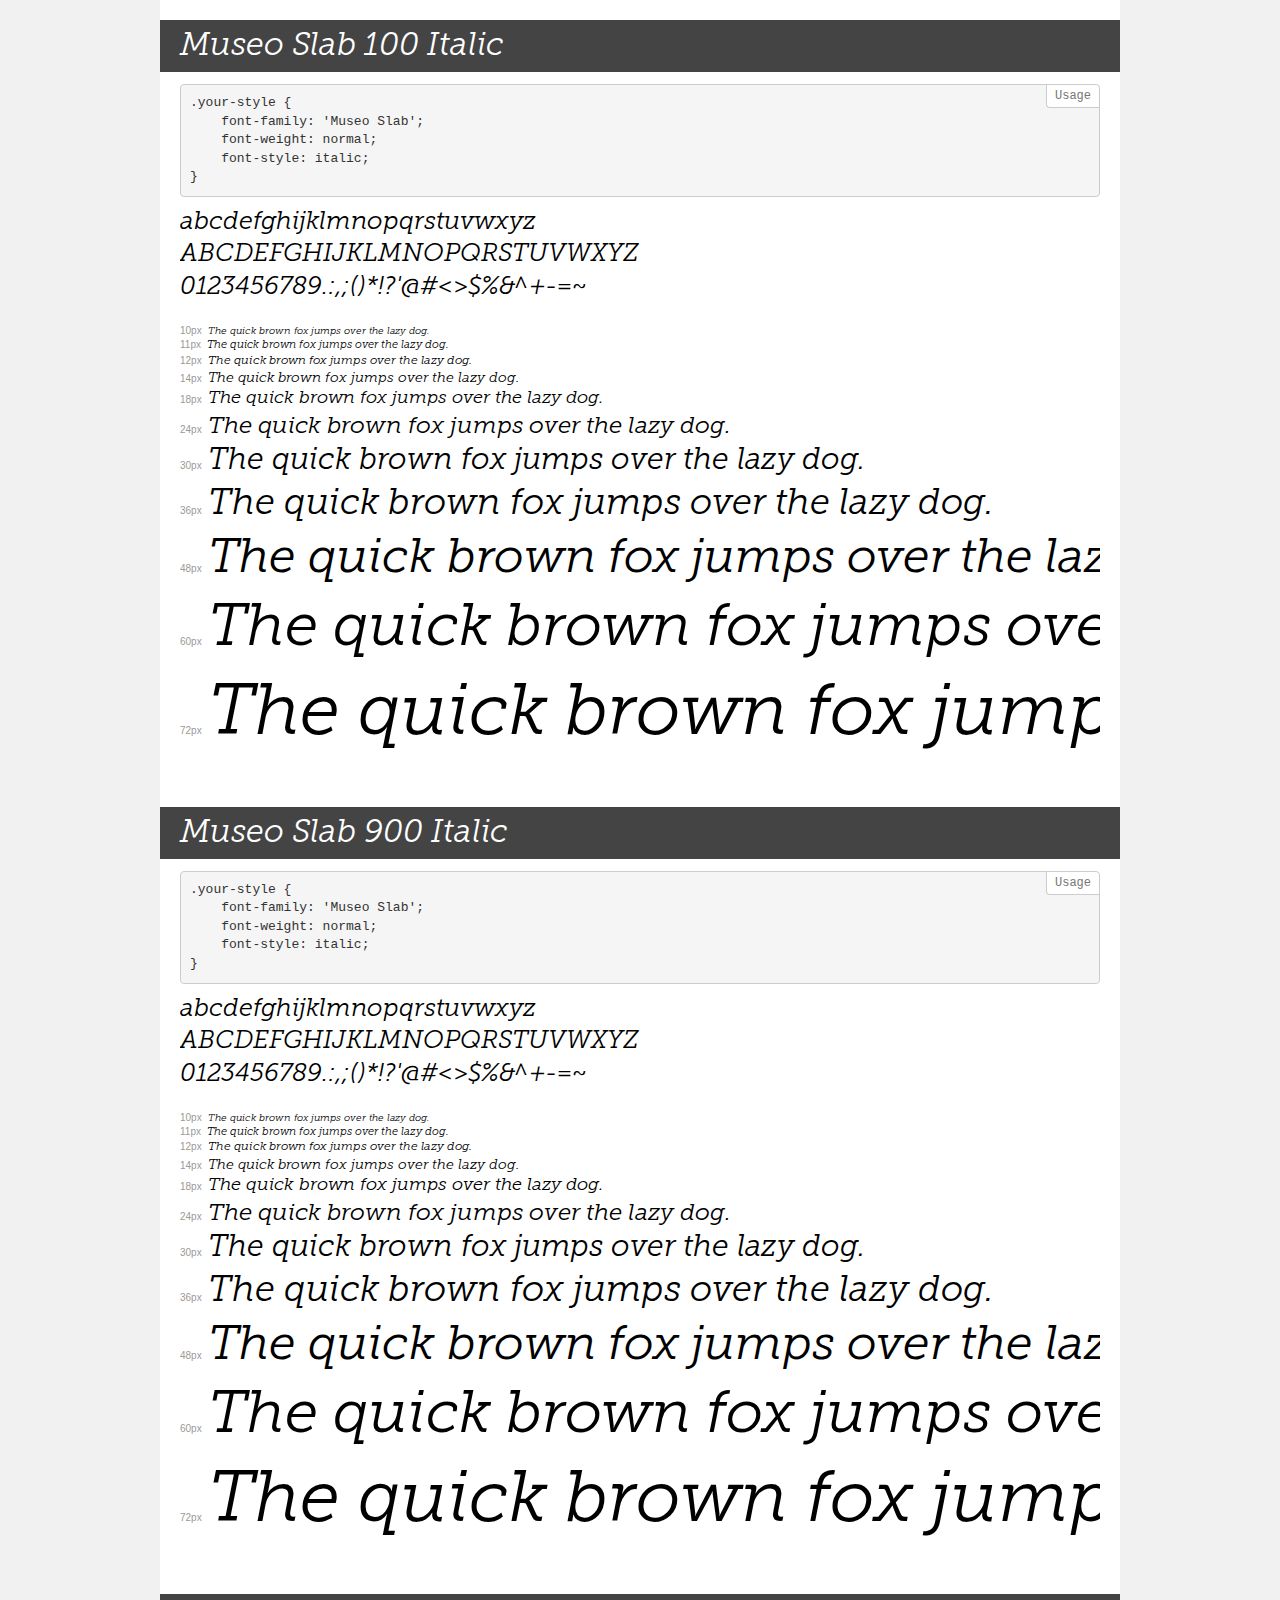
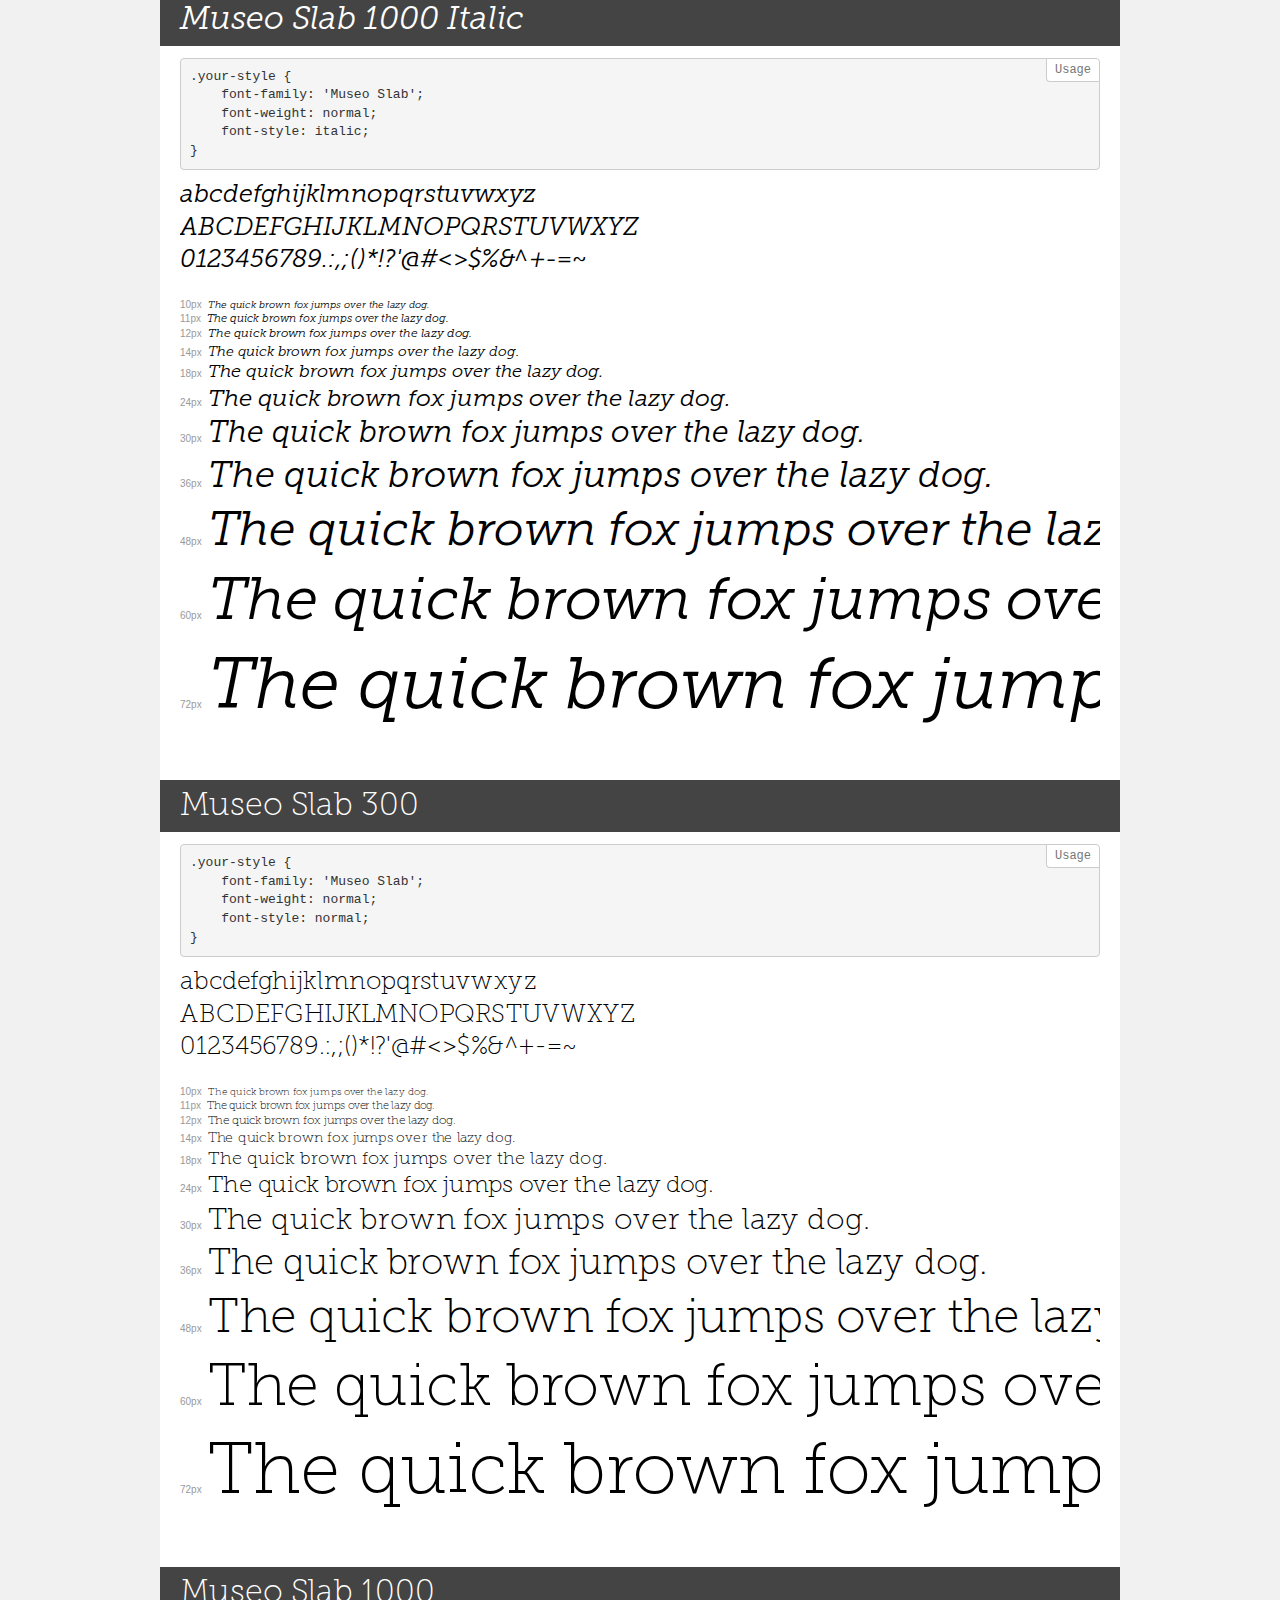
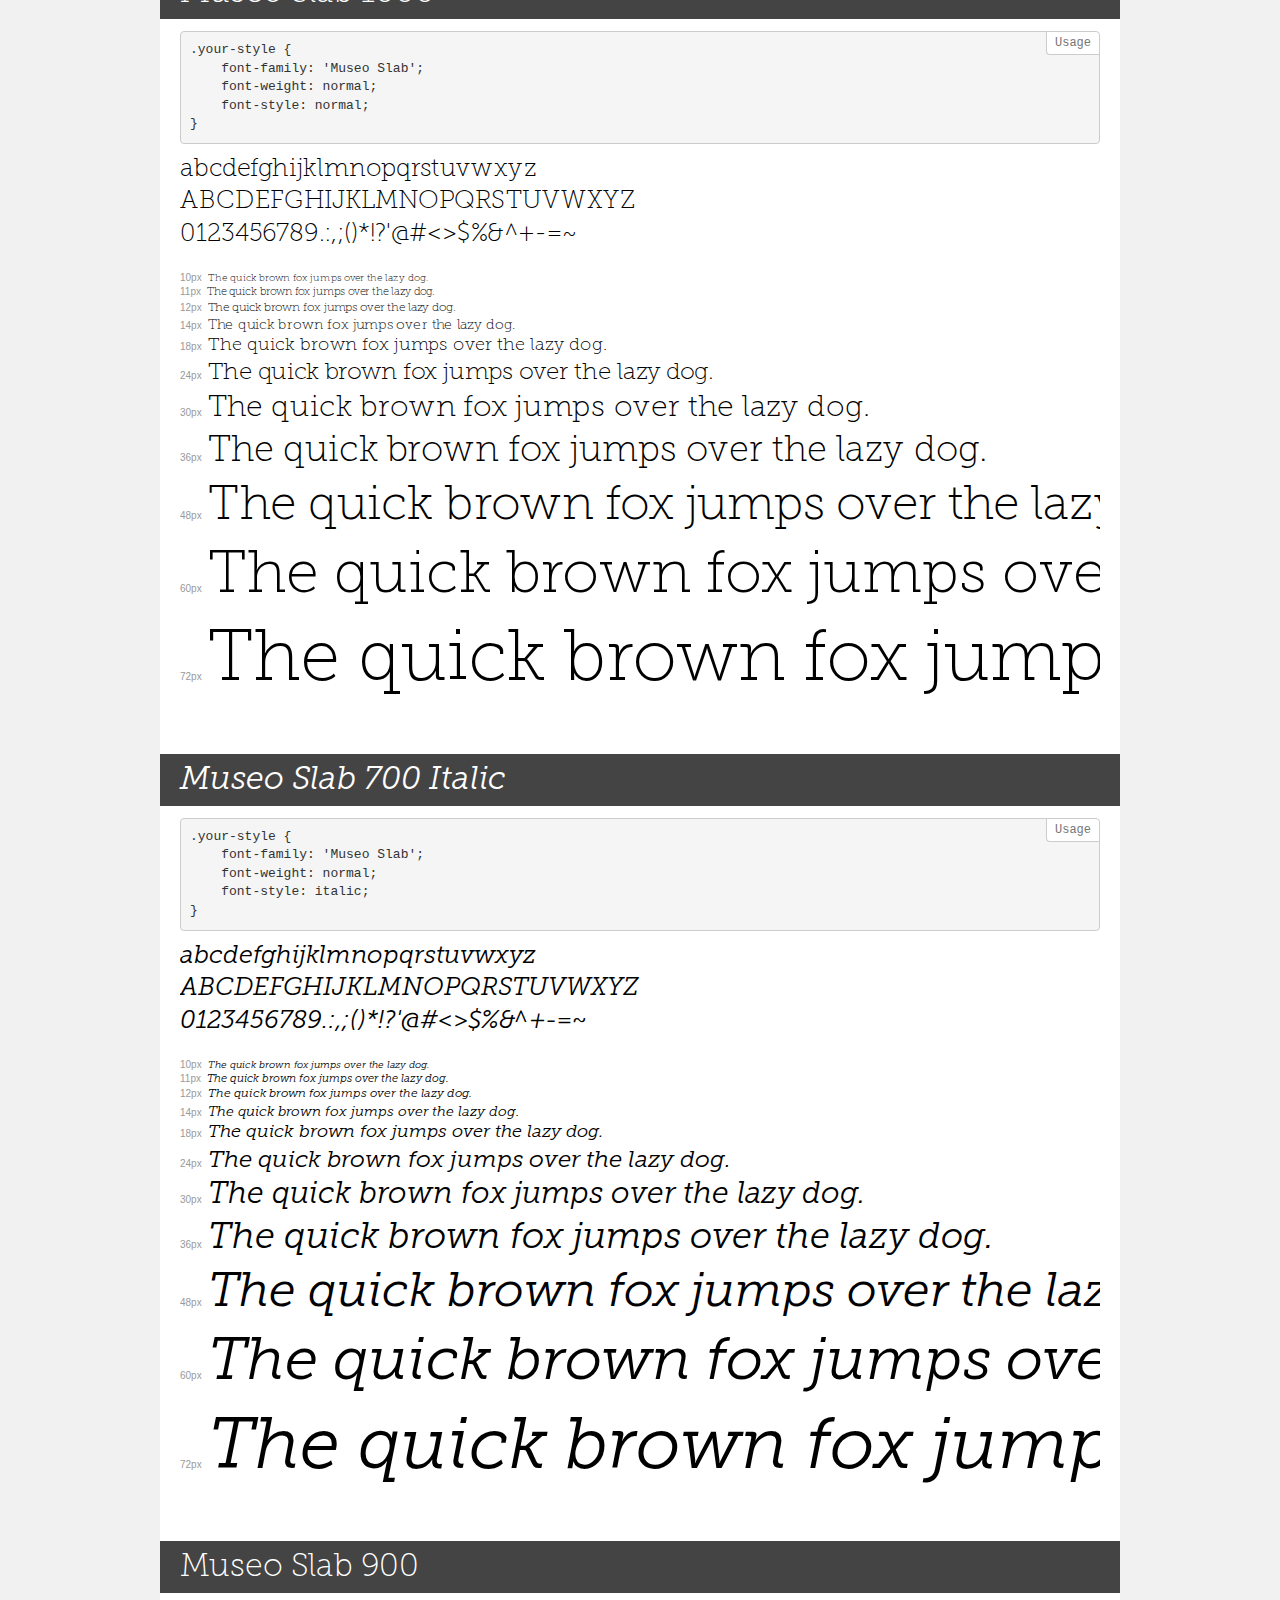
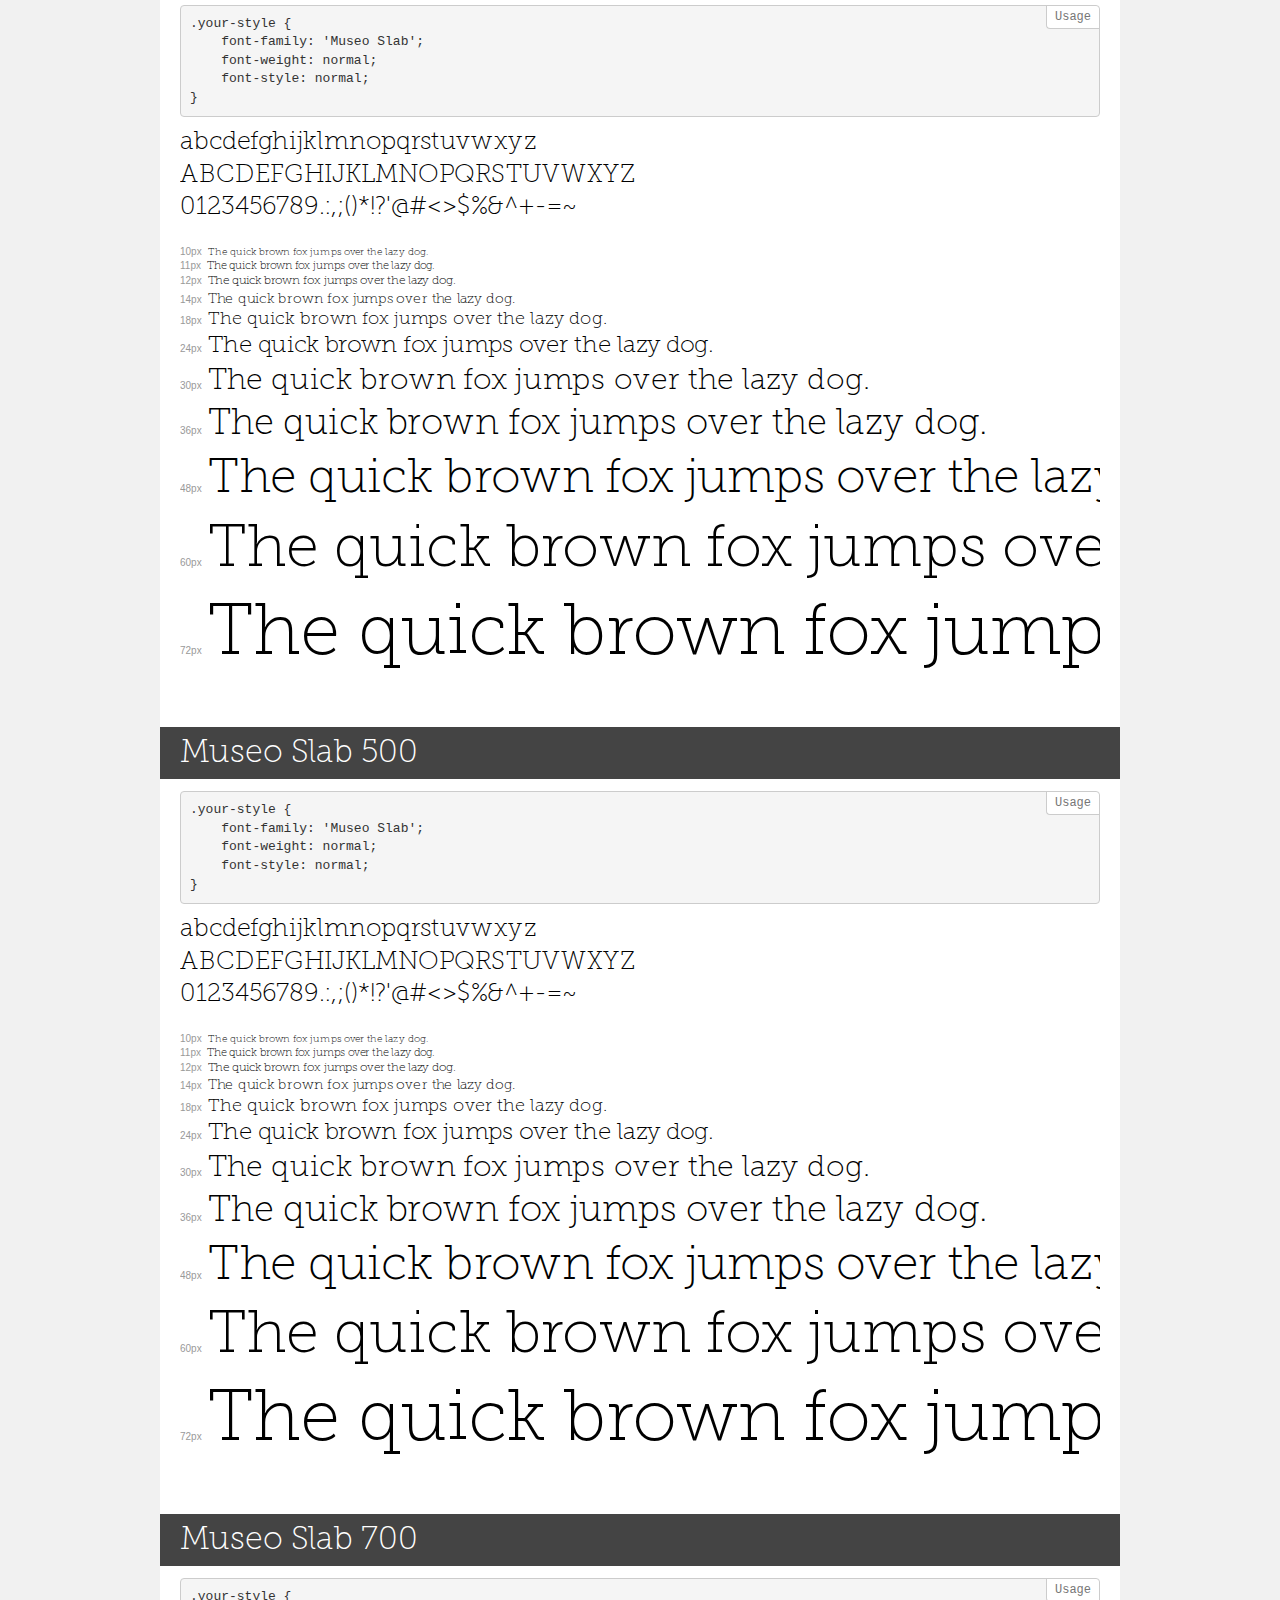
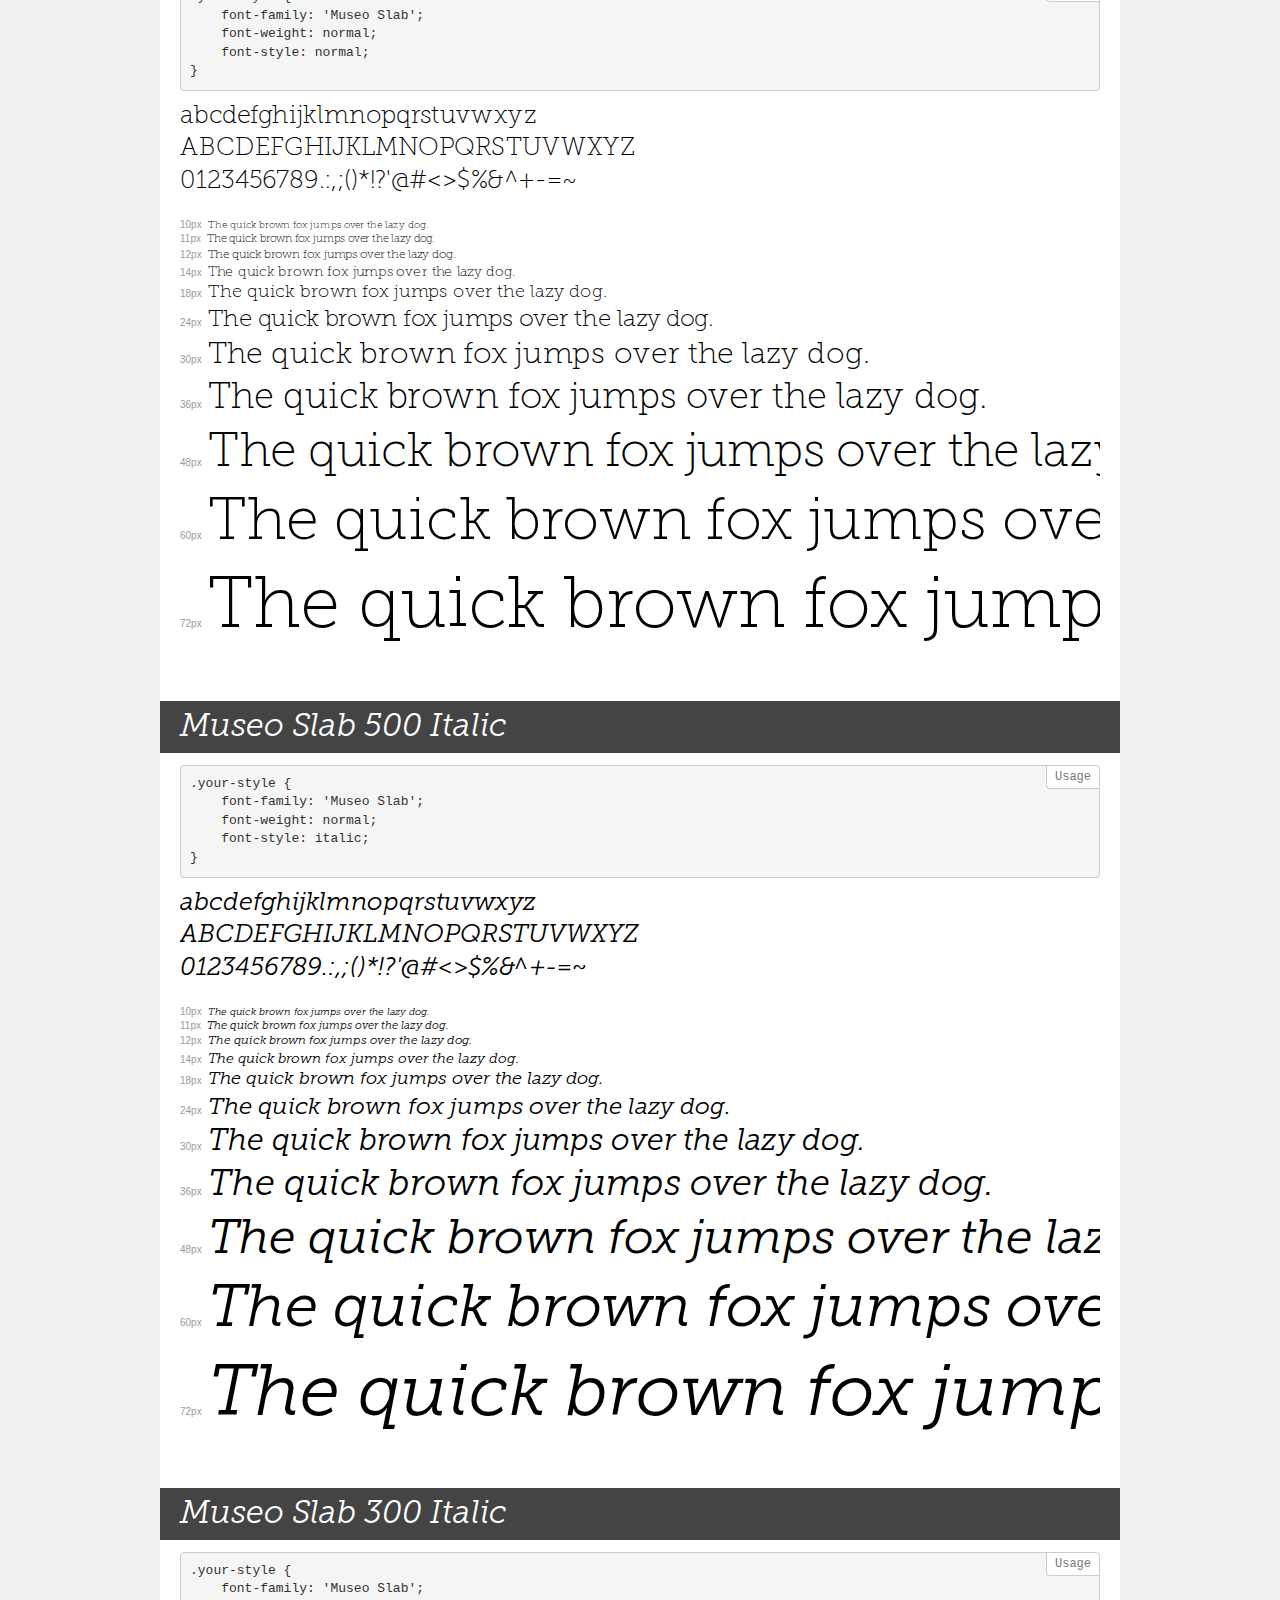
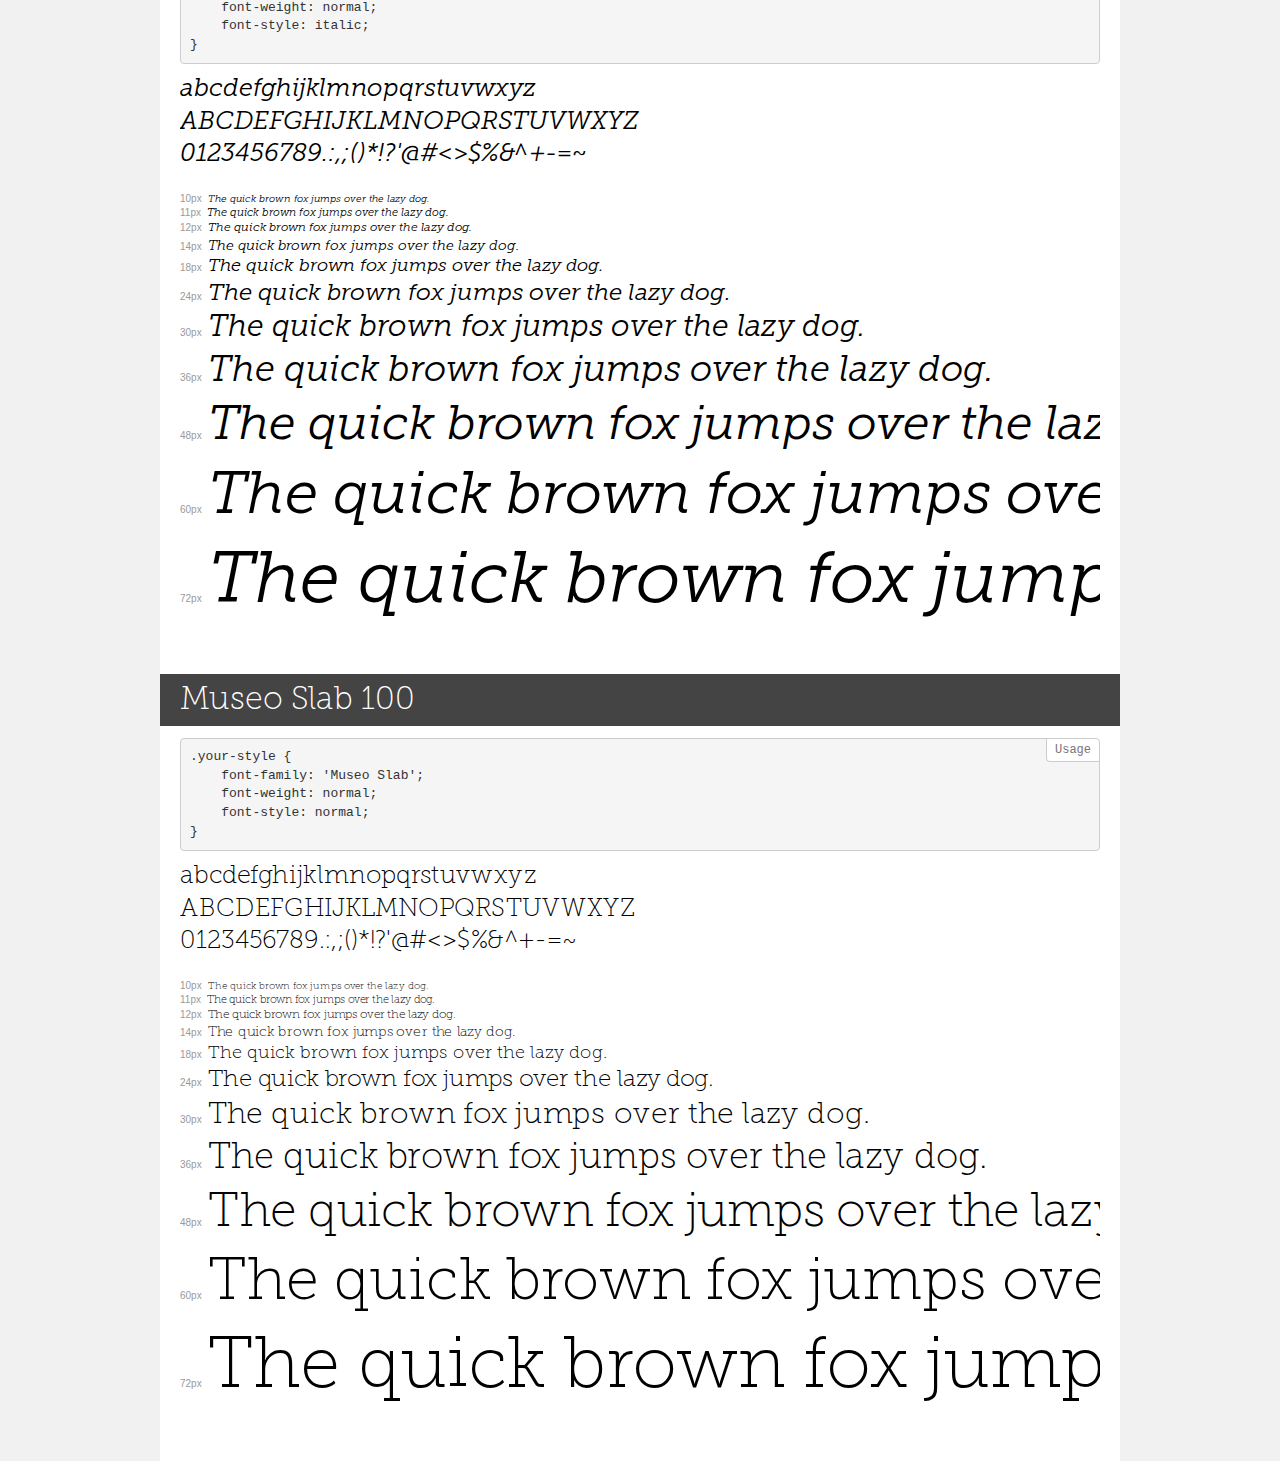
<file: web/fonts/mus/demo.html>
<!DOCTYPE html>
<html>
<head>
    <meta charset="utf-8">
    <meta http-equiv="X-UA-Compatible" content="IE=edge">
    <meta name="viewport" content="width=device-width, initial-scale=1">
    <meta name="robots" content="noindex, noarchive">
    <meta name="format-detection" content="telephone=no">
    <title>Transfonter demo</title>
    <link href="stylesheet.css" rel="stylesheet">
    <style>
        /*
        http://meyerweb.com/eric/tools/css/reset/
        v2.0 | 20110126
        License: none (public domain)
        */
        html, body, div, span, applet, object, iframe,
        h1, h2, h3, h4, h5, h6, p, blockquote, pre,
        a, abbr, acronym, address, big, cite, code,
        del, dfn, em, img, ins, kbd, q, s, samp,
        small, strike, strong, sub, sup, tt, var,
        b, u, i, center,
        dl, dt, dd, ol, ul, li,
        fieldset, form, label, legend,
        table, caption, tbody, tfoot, thead, tr, th, td,
        article, aside, canvas, details, embed,
        figure, figcaption, footer, header, hgroup,
        menu, nav, output, ruby, section, summary,
        time, mark, audio, video {
            margin: 0;
            padding: 0;
            border: 0;
            font-size: 100%;
            font: inherit;
            vertical-align: baseline;
        }
        /* HTML5 display-role reset for older browsers */
        article, aside, details, figcaption, figure,
        footer, header, hgroup, menu, nav, section {
            display: block;
        }
        body {
            line-height: 1;
        }
        ol, ul {
            list-style: none;
        }
        blockquote, q {
            quotes: none;
        }
        blockquote:before, blockquote:after,
        q:before, q:after {
            content: '';
            content: none;
        }
        table {
            border-collapse: collapse;
            border-spacing: 0;
        }
        /* common styles */
        body {
            background: #f1f1f1;
            color: #000;
        }
        .page {
            background: #fff;
            width: 920px;
            margin: 0 auto;
            padding: 20px 20px 0 20px;
            overflow: hidden;
        }
        .font-container {
            overflow-x: auto;
            overflow-y: hidden;
            margin-bottom: 40px;
            line-height: 1.3;
            white-space: nowrap;
            padding-bottom: 5px;
        }
        h1 {
            position: relative;
            background: #444;
            font-size: 32px;
            color: #fff;
            padding: 10px 20px;
            margin: 0 -20px 12px -20px;
        }
        .letters {
            font-size: 25px;
            margin-bottom: 20px;
        }
        .s10:before {
            content: '10px';
        }
        .s11:before {
            content: '11px';
        }
        .s12:before {
            content: '12px';
        }
        .s14:before {
            content: '14px';
        }
        .s18:before {
            content: '18px';
        }
        .s24:before {
            content: '24px';
        }
        .s30:before {
            content: '30px';
        }
        .s36:before {
            content: '36px';
        }
        .s48:before {
            content: '48px';
        }
        .s60:before {
            content: '60px';
        }
        .s72:before {
            content: '72px';
        }
        .s10:before, .s11:before, .s12:before, .s14:before,
        .s18:before, .s24:before, .s30:before, .s36:before,
        .s48:before, .s60:before, .s72:before {
            font-family: Arial, sans-serif;
            font-size: 10px;
            font-weight: normal;
            font-style: normal;
            color: #999;
            padding-right: 6px;
        }
        pre {
            display: block;
            position: relative;
            padding: 9px;
            margin: 0 0 10px;
            font-family: Monaco, Menlo, Consolas, "Courier New", monospace !important;
            font-size: 13px;
            line-height: 1.428571429;
            color: #333;
            font-weight: normal !important;
            font-style: normal !important;
            background-color: #f5f5f5;
            border: 1px solid #ccc;
            overflow-x: auto;
            border-radius: 4px;
        }
        pre:after {
            display: block;
            position: absolute;
            right: 0;
            top: 0;
            content: 'Usage';
            line-height: 1;
            padding: 5px 8px;
            font-size: 12px;
            color: #767676;
            background-color: #fff;
            border: 1px solid #ccc;
            border-right: none;
            border-top: none;
            border-radius: 0 4px 0 4px;
            z-index: 10;
        }
        /* responsive */
        @media (max-width: 959px) {
            .page {
                width: auto;
                margin: 0;
            }
        }
    </style>
</head>
<body>
<div class="page">
    <div class="demo" style="font-family: 'Museo Slab'; font-weight: normal; font-style: italic;">
        <h1>Museo Slab 100 Italic</h1>
        <pre>.your-style {
    font-family: 'Museo Slab';
    font-weight: normal;
    font-style: italic;
}</pre>
        <div class="font-container">
            <p class="letters">
                abcdefghijklmnopqrstuvwxyz<br>
ABCDEFGHIJKLMNOPQRSTUVWXYZ<br>
                0123456789.:,;()*!?'@#<>$%&^+-=~
            </p>
            <p class="s10" style="font-size: 10px;">The quick brown fox jumps over the lazy dog.</p>
            <p class="s11" style="font-size: 11px;">The quick brown fox jumps over the lazy dog.</p>
            <p class="s12" style="font-size: 12px;">The quick brown fox jumps over the lazy dog.</p>
            <p class="s14" style="font-size: 14px;">The quick brown fox jumps over the lazy dog.</p>
            <p class="s18" style="font-size: 18px;">The quick brown fox jumps over the lazy dog.</p>
            <p class="s24" style="font-size: 24px;">The quick brown fox jumps over the lazy dog.</p>
            <p class="s30" style="font-size: 30px;">The quick brown fox jumps over the lazy dog.</p>
            <p class="s36" style="font-size: 36px;">The quick brown fox jumps over the lazy dog.</p>
            <p class="s48" style="font-size: 48px;">The quick brown fox jumps over the lazy dog.</p>
            <p class="s60" style="font-size: 60px;">The quick brown fox jumps over the lazy dog.</p>
            <p class="s72" style="font-size: 72px;">The quick brown fox jumps over the lazy dog.</p>
        </div>
    </div>
    <div class="demo" style="font-family: 'Museo Slab'; font-weight: normal; font-style: italic;">
        <h1>Museo Slab 900 Italic</h1>
        <pre>.your-style {
    font-family: 'Museo Slab';
    font-weight: normal;
    font-style: italic;
}</pre>
        <div class="font-container">
            <p class="letters">
                abcdefghijklmnopqrstuvwxyz<br>
ABCDEFGHIJKLMNOPQRSTUVWXYZ<br>
                0123456789.:,;()*!?'@#<>$%&^+-=~
            </p>
            <p class="s10" style="font-size: 10px;">The quick brown fox jumps over the lazy dog.</p>
            <p class="s11" style="font-size: 11px;">The quick brown fox jumps over the lazy dog.</p>
            <p class="s12" style="font-size: 12px;">The quick brown fox jumps over the lazy dog.</p>
            <p class="s14" style="font-size: 14px;">The quick brown fox jumps over the lazy dog.</p>
            <p class="s18" style="font-size: 18px;">The quick brown fox jumps over the lazy dog.</p>
            <p class="s24" style="font-size: 24px;">The quick brown fox jumps over the lazy dog.</p>
            <p class="s30" style="font-size: 30px;">The quick brown fox jumps over the lazy dog.</p>
            <p class="s36" style="font-size: 36px;">The quick brown fox jumps over the lazy dog.</p>
            <p class="s48" style="font-size: 48px;">The quick brown fox jumps over the lazy dog.</p>
            <p class="s60" style="font-size: 60px;">The quick brown fox jumps over the lazy dog.</p>
            <p class="s72" style="font-size: 72px;">The quick brown fox jumps over the lazy dog.</p>
        </div>
    </div>
    <div class="demo" style="font-family: 'Museo Slab'; font-weight: normal; font-style: italic;">
        <h1>Museo Slab 1000 Italic</h1>
        <pre>.your-style {
    font-family: 'Museo Slab';
    font-weight: normal;
    font-style: italic;
}</pre>
        <div class="font-container">
            <p class="letters">
                abcdefghijklmnopqrstuvwxyz<br>
ABCDEFGHIJKLMNOPQRSTUVWXYZ<br>
                0123456789.:,;()*!?'@#<>$%&^+-=~
            </p>
            <p class="s10" style="font-size: 10px;">The quick brown fox jumps over the lazy dog.</p>
            <p class="s11" style="font-size: 11px;">The quick brown fox jumps over the lazy dog.</p>
            <p class="s12" style="font-size: 12px;">The quick brown fox jumps over the lazy dog.</p>
            <p class="s14" style="font-size: 14px;">The quick brown fox jumps over the lazy dog.</p>
            <p class="s18" style="font-size: 18px;">The quick brown fox jumps over the lazy dog.</p>
            <p class="s24" style="font-size: 24px;">The quick brown fox jumps over the lazy dog.</p>
            <p class="s30" style="font-size: 30px;">The quick brown fox jumps over the lazy dog.</p>
            <p class="s36" style="font-size: 36px;">The quick brown fox jumps over the lazy dog.</p>
            <p class="s48" style="font-size: 48px;">The quick brown fox jumps over the lazy dog.</p>
            <p class="s60" style="font-size: 60px;">The quick brown fox jumps over the lazy dog.</p>
            <p class="s72" style="font-size: 72px;">The quick brown fox jumps over the lazy dog.</p>
        </div>
    </div>
    <div class="demo" style="font-family: 'Museo Slab'; font-weight: normal; font-style: normal;">
        <h1>Museo Slab 300</h1>
        <pre>.your-style {
    font-family: 'Museo Slab';
    font-weight: normal;
    font-style: normal;
}</pre>
        <div class="font-container">
            <p class="letters">
                abcdefghijklmnopqrstuvwxyz<br>
ABCDEFGHIJKLMNOPQRSTUVWXYZ<br>
                0123456789.:,;()*!?'@#<>$%&^+-=~
            </p>
            <p class="s10" style="font-size: 10px;">The quick brown fox jumps over the lazy dog.</p>
            <p class="s11" style="font-size: 11px;">The quick brown fox jumps over the lazy dog.</p>
            <p class="s12" style="font-size: 12px;">The quick brown fox jumps over the lazy dog.</p>
            <p class="s14" style="font-size: 14px;">The quick brown fox jumps over the lazy dog.</p>
            <p class="s18" style="font-size: 18px;">The quick brown fox jumps over the lazy dog.</p>
            <p class="s24" style="font-size: 24px;">The quick brown fox jumps over the lazy dog.</p>
            <p class="s30" style="font-size: 30px;">The quick brown fox jumps over the lazy dog.</p>
            <p class="s36" style="font-size: 36px;">The quick brown fox jumps over the lazy dog.</p>
            <p class="s48" style="font-size: 48px;">The quick brown fox jumps over the lazy dog.</p>
            <p class="s60" style="font-size: 60px;">The quick brown fox jumps over the lazy dog.</p>
            <p class="s72" style="font-size: 72px;">The quick brown fox jumps over the lazy dog.</p>
        </div>
    </div>
    <div class="demo" style="font-family: 'Museo Slab'; font-weight: normal; font-style: normal;">
        <h1>Museo Slab 1000</h1>
        <pre>.your-style {
    font-family: 'Museo Slab';
    font-weight: normal;
    font-style: normal;
}</pre>
        <div class="font-container">
            <p class="letters">
                abcdefghijklmnopqrstuvwxyz<br>
ABCDEFGHIJKLMNOPQRSTUVWXYZ<br>
                0123456789.:,;()*!?'@#<>$%&^+-=~
            </p>
            <p class="s10" style="font-size: 10px;">The quick brown fox jumps over the lazy dog.</p>
            <p class="s11" style="font-size: 11px;">The quick brown fox jumps over the lazy dog.</p>
            <p class="s12" style="font-size: 12px;">The quick brown fox jumps over the lazy dog.</p>
            <p class="s14" style="font-size: 14px;">The quick brown fox jumps over the lazy dog.</p>
            <p class="s18" style="font-size: 18px;">The quick brown fox jumps over the lazy dog.</p>
            <p class="s24" style="font-size: 24px;">The quick brown fox jumps over the lazy dog.</p>
            <p class="s30" style="font-size: 30px;">The quick brown fox jumps over the lazy dog.</p>
            <p class="s36" style="font-size: 36px;">The quick brown fox jumps over the lazy dog.</p>
            <p class="s48" style="font-size: 48px;">The quick brown fox jumps over the lazy dog.</p>
            <p class="s60" style="font-size: 60px;">The quick brown fox jumps over the lazy dog.</p>
            <p class="s72" style="font-size: 72px;">The quick brown fox jumps over the lazy dog.</p>
        </div>
    </div>
    <div class="demo" style="font-family: 'Museo Slab'; font-weight: normal; font-style: italic;">
        <h1>Museo Slab 700 Italic</h1>
        <pre>.your-style {
    font-family: 'Museo Slab';
    font-weight: normal;
    font-style: italic;
}</pre>
        <div class="font-container">
            <p class="letters">
                abcdefghijklmnopqrstuvwxyz<br>
ABCDEFGHIJKLMNOPQRSTUVWXYZ<br>
                0123456789.:,;()*!?'@#<>$%&^+-=~
            </p>
            <p class="s10" style="font-size: 10px;">The quick brown fox jumps over the lazy dog.</p>
            <p class="s11" style="font-size: 11px;">The quick brown fox jumps over the lazy dog.</p>
            <p class="s12" style="font-size: 12px;">The quick brown fox jumps over the lazy dog.</p>
            <p class="s14" style="font-size: 14px;">The quick brown fox jumps over the lazy dog.</p>
            <p class="s18" style="font-size: 18px;">The quick brown fox jumps over the lazy dog.</p>
            <p class="s24" style="font-size: 24px;">The quick brown fox jumps over the lazy dog.</p>
            <p class="s30" style="font-size: 30px;">The quick brown fox jumps over the lazy dog.</p>
            <p class="s36" style="font-size: 36px;">The quick brown fox jumps over the lazy dog.</p>
            <p class="s48" style="font-size: 48px;">The quick brown fox jumps over the lazy dog.</p>
            <p class="s60" style="font-size: 60px;">The quick brown fox jumps over the lazy dog.</p>
            <p class="s72" style="font-size: 72px;">The quick brown fox jumps over the lazy dog.</p>
        </div>
    </div>
    <div class="demo" style="font-family: 'Museo Slab'; font-weight: normal; font-style: normal;">
        <h1>Museo Slab 900</h1>
        <pre>.your-style {
    font-family: 'Museo Slab';
    font-weight: normal;
    font-style: normal;
}</pre>
        <div class="font-container">
            <p class="letters">
                abcdefghijklmnopqrstuvwxyz<br>
ABCDEFGHIJKLMNOPQRSTUVWXYZ<br>
                0123456789.:,;()*!?'@#<>$%&^+-=~
            </p>
            <p class="s10" style="font-size: 10px;">The quick brown fox jumps over the lazy dog.</p>
            <p class="s11" style="font-size: 11px;">The quick brown fox jumps over the lazy dog.</p>
            <p class="s12" style="font-size: 12px;">The quick brown fox jumps over the lazy dog.</p>
            <p class="s14" style="font-size: 14px;">The quick brown fox jumps over the lazy dog.</p>
            <p class="s18" style="font-size: 18px;">The quick brown fox jumps over the lazy dog.</p>
            <p class="s24" style="font-size: 24px;">The quick brown fox jumps over the lazy dog.</p>
            <p class="s30" style="font-size: 30px;">The quick brown fox jumps over the lazy dog.</p>
            <p class="s36" style="font-size: 36px;">The quick brown fox jumps over the lazy dog.</p>
            <p class="s48" style="font-size: 48px;">The quick brown fox jumps over the lazy dog.</p>
            <p class="s60" style="font-size: 60px;">The quick brown fox jumps over the lazy dog.</p>
            <p class="s72" style="font-size: 72px;">The quick brown fox jumps over the lazy dog.</p>
        </div>
    </div>
    <div class="demo" style="font-family: 'Museo Slab'; font-weight: normal; font-style: normal;">
        <h1>Museo Slab 500</h1>
        <pre>.your-style {
    font-family: 'Museo Slab';
    font-weight: normal;
    font-style: normal;
}</pre>
        <div class="font-container">
            <p class="letters">
                abcdefghijklmnopqrstuvwxyz<br>
ABCDEFGHIJKLMNOPQRSTUVWXYZ<br>
                0123456789.:,;()*!?'@#<>$%&^+-=~
            </p>
            <p class="s10" style="font-size: 10px;">The quick brown fox jumps over the lazy dog.</p>
            <p class="s11" style="font-size: 11px;">The quick brown fox jumps over the lazy dog.</p>
            <p class="s12" style="font-size: 12px;">The quick brown fox jumps over the lazy dog.</p>
            <p class="s14" style="font-size: 14px;">The quick brown fox jumps over the lazy dog.</p>
            <p class="s18" style="font-size: 18px;">The quick brown fox jumps over the lazy dog.</p>
            <p class="s24" style="font-size: 24px;">The quick brown fox jumps over the lazy dog.</p>
            <p class="s30" style="font-size: 30px;">The quick brown fox jumps over the lazy dog.</p>
            <p class="s36" style="font-size: 36px;">The quick brown fox jumps over the lazy dog.</p>
            <p class="s48" style="font-size: 48px;">The quick brown fox jumps over the lazy dog.</p>
            <p class="s60" style="font-size: 60px;">The quick brown fox jumps over the lazy dog.</p>
            <p class="s72" style="font-size: 72px;">The quick brown fox jumps over the lazy dog.</p>
        </div>
    </div>
    <div class="demo" style="font-family: 'Museo Slab'; font-weight: normal; font-style: normal;">
        <h1>Museo Slab 700</h1>
        <pre>.your-style {
    font-family: 'Museo Slab';
    font-weight: normal;
    font-style: normal;
}</pre>
        <div class="font-container">
            <p class="letters">
                abcdefghijklmnopqrstuvwxyz<br>
ABCDEFGHIJKLMNOPQRSTUVWXYZ<br>
                0123456789.:,;()*!?'@#<>$%&^+-=~
            </p>
            <p class="s10" style="font-size: 10px;">The quick brown fox jumps over the lazy dog.</p>
            <p class="s11" style="font-size: 11px;">The quick brown fox jumps over the lazy dog.</p>
            <p class="s12" style="font-size: 12px;">The quick brown fox jumps over the lazy dog.</p>
            <p class="s14" style="font-size: 14px;">The quick brown fox jumps over the lazy dog.</p>
            <p class="s18" style="font-size: 18px;">The quick brown fox jumps over the lazy dog.</p>
            <p class="s24" style="font-size: 24px;">The quick brown fox jumps over the lazy dog.</p>
            <p class="s30" style="font-size: 30px;">The quick brown fox jumps over the lazy dog.</p>
            <p class="s36" style="font-size: 36px;">The quick brown fox jumps over the lazy dog.</p>
            <p class="s48" style="font-size: 48px;">The quick brown fox jumps over the lazy dog.</p>
            <p class="s60" style="font-size: 60px;">The quick brown fox jumps over the lazy dog.</p>
            <p class="s72" style="font-size: 72px;">The quick brown fox jumps over the lazy dog.</p>
        </div>
    </div>
    <div class="demo" style="font-family: 'Museo Slab'; font-weight: normal; font-style: italic;">
        <h1>Museo Slab 500 Italic</h1>
        <pre>.your-style {
    font-family: 'Museo Slab';
    font-weight: normal;
    font-style: italic;
}</pre>
        <div class="font-container">
            <p class="letters">
                abcdefghijklmnopqrstuvwxyz<br>
ABCDEFGHIJKLMNOPQRSTUVWXYZ<br>
                0123456789.:,;()*!?'@#<>$%&^+-=~
            </p>
            <p class="s10" style="font-size: 10px;">The quick brown fox jumps over the lazy dog.</p>
            <p class="s11" style="font-size: 11px;">The quick brown fox jumps over the lazy dog.</p>
            <p class="s12" style="font-size: 12px;">The quick brown fox jumps over the lazy dog.</p>
            <p class="s14" style="font-size: 14px;">The quick brown fox jumps over the lazy dog.</p>
            <p class="s18" style="font-size: 18px;">The quick brown fox jumps over the lazy dog.</p>
            <p class="s24" style="font-size: 24px;">The quick brown fox jumps over the lazy dog.</p>
            <p class="s30" style="font-size: 30px;">The quick brown fox jumps over the lazy dog.</p>
            <p class="s36" style="font-size: 36px;">The quick brown fox jumps over the lazy dog.</p>
            <p class="s48" style="font-size: 48px;">The quick brown fox jumps over the lazy dog.</p>
            <p class="s60" style="font-size: 60px;">The quick brown fox jumps over the lazy dog.</p>
            <p class="s72" style="font-size: 72px;">The quick brown fox jumps over the lazy dog.</p>
        </div>
    </div>
    <div class="demo" style="font-family: 'Museo Slab'; font-weight: normal; font-style: italic;">
        <h1>Museo Slab 300 Italic</h1>
        <pre>.your-style {
    font-family: 'Museo Slab';
    font-weight: normal;
    font-style: italic;
}</pre>
        <div class="font-container">
            <p class="letters">
                abcdefghijklmnopqrstuvwxyz<br>
ABCDEFGHIJKLMNOPQRSTUVWXYZ<br>
                0123456789.:,;()*!?'@#<>$%&^+-=~
            </p>
            <p class="s10" style="font-size: 10px;">The quick brown fox jumps over the lazy dog.</p>
            <p class="s11" style="font-size: 11px;">The quick brown fox jumps over the lazy dog.</p>
            <p class="s12" style="font-size: 12px;">The quick brown fox jumps over the lazy dog.</p>
            <p class="s14" style="font-size: 14px;">The quick brown fox jumps over the lazy dog.</p>
            <p class="s18" style="font-size: 18px;">The quick brown fox jumps over the lazy dog.</p>
            <p class="s24" style="font-size: 24px;">The quick brown fox jumps over the lazy dog.</p>
            <p class="s30" style="font-size: 30px;">The quick brown fox jumps over the lazy dog.</p>
            <p class="s36" style="font-size: 36px;">The quick brown fox jumps over the lazy dog.</p>
            <p class="s48" style="font-size: 48px;">The quick brown fox jumps over the lazy dog.</p>
            <p class="s60" style="font-size: 60px;">The quick brown fox jumps over the lazy dog.</p>
            <p class="s72" style="font-size: 72px;">The quick brown fox jumps over the lazy dog.</p>
        </div>
    </div>
    <div class="demo" style="font-family: 'Museo Slab'; font-weight: normal; font-style: normal;">
        <h1>Museo Slab 100</h1>
        <pre>.your-style {
    font-family: 'Museo Slab';
    font-weight: normal;
    font-style: normal;
}</pre>
        <div class="font-container">
            <p class="letters">
                abcdefghijklmnopqrstuvwxyz<br>
ABCDEFGHIJKLMNOPQRSTUVWXYZ<br>
                0123456789.:,;()*!?'@#<>$%&^+-=~
            </p>
            <p class="s10" style="font-size: 10px;">The quick brown fox jumps over the lazy dog.</p>
            <p class="s11" style="font-size: 11px;">The quick brown fox jumps over the lazy dog.</p>
            <p class="s12" style="font-size: 12px;">The quick brown fox jumps over the lazy dog.</p>
            <p class="s14" style="font-size: 14px;">The quick brown fox jumps over the lazy dog.</p>
            <p class="s18" style="font-size: 18px;">The quick brown fox jumps over the lazy dog.</p>
            <p class="s24" style="font-size: 24px;">The quick brown fox jumps over the lazy dog.</p>
            <p class="s30" style="font-size: 30px;">The quick brown fox jumps over the lazy dog.</p>
            <p class="s36" style="font-size: 36px;">The quick brown fox jumps over the lazy dog.</p>
            <p class="s48" style="font-size: 48px;">The quick brown fox jumps over the lazy dog.</p>
            <p class="s60" style="font-size: 60px;">The quick brown fox jumps over the lazy dog.</p>
            <p class="s72" style="font-size: 72px;">The quick brown fox jumps over the lazy dog.</p>
        </div>
    </div>
</div>
</body>
</html>
</file>
<file: web/fonts/mus/stylesheet.css>
@font-face {
    font-family: 'Museo Slab';
    src: url('MuseoSlab-100Italic.eot');
    src: local('Museo Slab 100 Italic'), local('MuseoSlab-100Italic'),
        url('MuseoSlab-100Italic.eot?#iefix') format('embedded-opentype'),
        url('MuseoSlab-100Italic.woff2') format('woff2'),
        url('MuseoSlab-100Italic.woff') format('woff'),
        url('MuseoSlab-100Italic.ttf') format('truetype');
    font-weight: normal;
    font-style: italic;
}

@font-face {
    font-family: 'Museo Slab';
    src: url('MuseoSlab-900Italic.eot');
    src: local('Museo Slab 900 Italic'), local('MuseoSlab-900Italic'),
        url('MuseoSlab-900Italic.eot?#iefix') format('embedded-opentype'),
        url('MuseoSlab-900Italic.woff2') format('woff2'),
        url('MuseoSlab-900Italic.woff') format('woff'),
        url('MuseoSlab-900Italic.ttf') format('truetype');
    font-weight: normal;
    font-style: italic;
}

@font-face {
    font-family: 'Museo Slab';
    src: url('MuseoSlab-1000Italic.eot');
    src: local('Museo Slab 1000 Italic'), local('MuseoSlab-1000Italic'),
        url('MuseoSlab-1000Italic.eot?#iefix') format('embedded-opentype'),
        url('MuseoSlab-1000Italic.woff2') format('woff2'),
        url('MuseoSlab-1000Italic.woff') format('woff'),
        url('MuseoSlab-1000Italic.ttf') format('truetype');
    font-weight: normal;
    font-style: italic;
}

@font-face {
    font-family: 'Museo Slab';
    src: url('MuseoSlab-300.eot');
    src: local('Museo Slab 300'), local('MuseoSlab-300'),
        url('MuseoSlab-300.eot?#iefix') format('embedded-opentype'),
        url('MuseoSlab-300.woff2') format('woff2'),
        url('MuseoSlab-300.woff') format('woff'),
        url('MuseoSlab-300.ttf') format('truetype');
    font-weight: normal;
    font-style: normal;
}

@font-face {
    font-family: 'Museo Slab';
    src: url('MuseoSlab-1000.eot');
    src: local('Museo Slab 1000'), local('MuseoSlab-1000'),
        url('MuseoSlab-1000.eot?#iefix') format('embedded-opentype'),
        url('MuseoSlab-1000.woff2') format('woff2'),
        url('MuseoSlab-1000.woff') format('woff'),
        url('MuseoSlab-1000.ttf') format('truetype');
    font-weight: normal;
    font-style: normal;
}

@font-face {
    font-family: 'Museo Slab';
    src: url('MuseoSlab-700Italic.eot');
    src: local('Museo Slab 700 Italic'), local('MuseoSlab-700Italic'),
        url('MuseoSlab-700Italic.eot?#iefix') format('embedded-opentype'),
        url('MuseoSlab-700Italic.woff2') format('woff2'),
        url('MuseoSlab-700Italic.woff') format('woff'),
        url('MuseoSlab-700Italic.ttf') format('truetype');
    font-weight: normal;
    font-style: italic;
}

@font-face {
    font-family: 'Museo Slab';
    src: url('MuseoSlab-900.eot');
    src: local('Museo Slab 900'), local('MuseoSlab-900'),
        url('MuseoSlab-900.eot?#iefix') format('embedded-opentype'),
        url('MuseoSlab-900.woff2') format('woff2'),
        url('MuseoSlab-900.woff') format('woff'),
        url('MuseoSlab-900.ttf') format('truetype');
    font-weight: normal;
    font-style: normal;
}

@font-face {
    font-family: 'Museo Slab';
    src: url('MuseoSlab-500.eot');
    src: local('Museo Slab 500'), local('MuseoSlab-500'),
        url('MuseoSlab-500.eot?#iefix') format('embedded-opentype'),
        url('MuseoSlab-500.woff2') format('woff2'),
        url('MuseoSlab-500.woff') format('woff'),
        url('MuseoSlab-500.ttf') format('truetype');
    font-weight: normal;
    font-style: normal;
}

@font-face {
    font-family: 'Museo Slab';
    src: url('MuseoSlab-700.eot');
    src: local('Museo Slab 700'), local('MuseoSlab-700'),
        url('MuseoSlab-700.eot?#iefix') format('embedded-opentype'),
        url('MuseoSlab-700.woff2') format('woff2'),
        url('MuseoSlab-700.woff') format('woff'),
        url('MuseoSlab-700.ttf') format('truetype');
    font-weight: normal;
    font-style: normal;
}

@font-face {
    font-family: 'Museo Slab';
    src: url('MuseoSlab-500Italic.eot');
    src: local('Museo Slab 500 Italic'), local('MuseoSlab-500Italic'),
        url('MuseoSlab-500Italic.eot?#iefix') format('embedded-opentype'),
        url('MuseoSlab-500Italic.woff2') format('woff2'),
        url('MuseoSlab-500Italic.woff') format('woff'),
        url('MuseoSlab-500Italic.ttf') format('truetype');
    font-weight: normal;
    font-style: italic;
}

@font-face {
    font-family: 'Museo Slab';
    src: url('MuseoSlab-300Italic.eot');
    src: local('Museo Slab 300 Italic'), local('MuseoSlab-300Italic'),
        url('MuseoSlab-300Italic.eot?#iefix') format('embedded-opentype'),
        url('MuseoSlab-300Italic.woff2') format('woff2'),
        url('MuseoSlab-300Italic.woff') format('woff'),
        url('MuseoSlab-300Italic.ttf') format('truetype');
    font-weight: normal;
    font-style: italic;
}

@font-face {
    font-family: 'Museo Slab';
    src: url('MuseoSlab-100.eot');
    src: local('Museo Slab 100'), local('MuseoSlab-100'),
        url('MuseoSlab-100.eot?#iefix') format('embedded-opentype'),
        url('MuseoSlab-100.woff2') format('woff2'),
        url('MuseoSlab-100.woff') format('woff'),
        url('MuseoSlab-100.ttf') format('truetype');
    font-weight: normal;
    font-style: normal;
}
</file>
